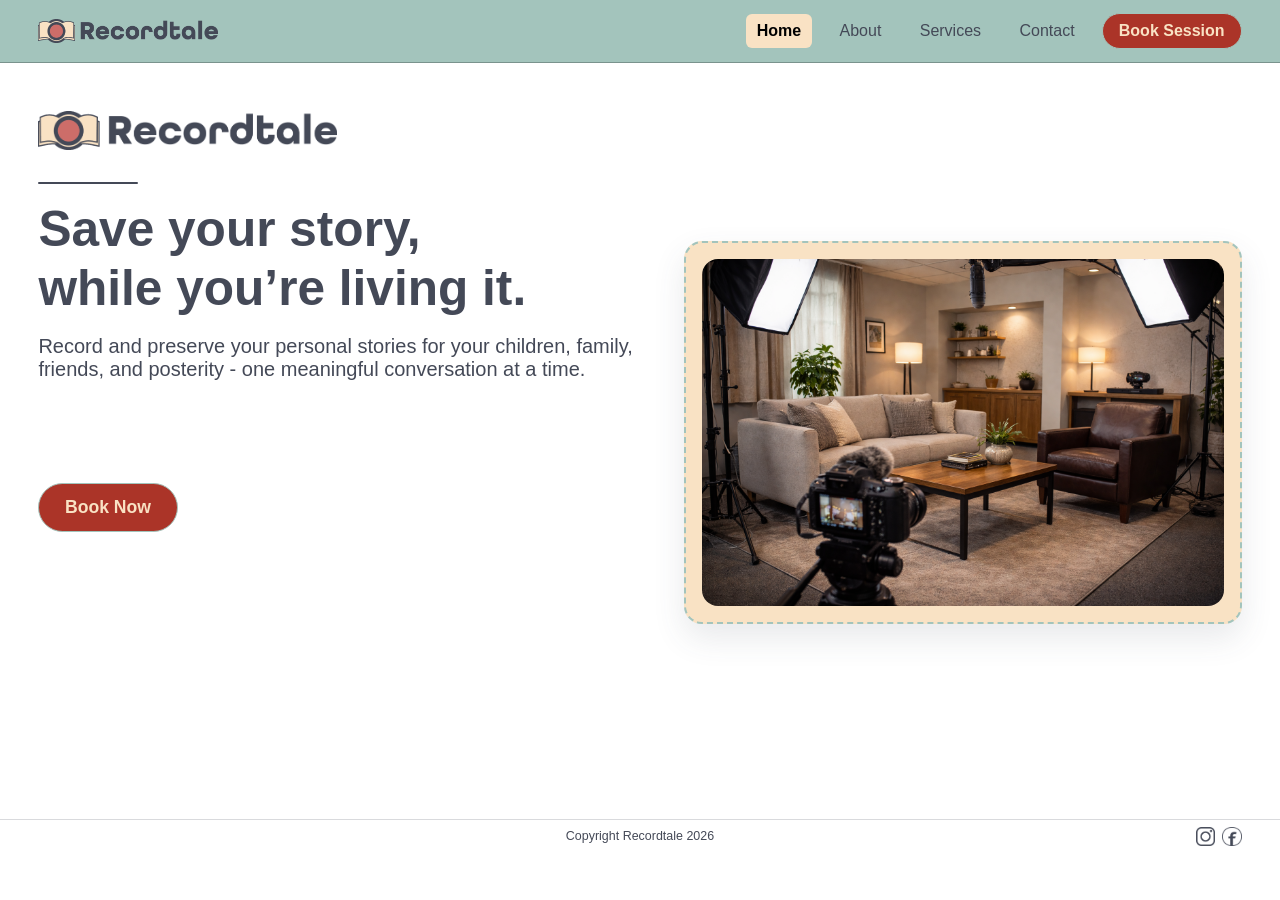
<file: index.html>
<!DOCTYPE html>
<html lang="en">
<head>
  <meta charset="UTF-8" />
  <meta name="viewport" content="width=device-width, initial-scale=1.0" />
  <title>Recordtale | Home</title>
  <link rel="stylesheet" href="styles.css" />
  <link rel="icon" type="image/svg+xml" href="assets/favicon-sq.svg" />
  <script async src="https://subscribe-forms.beehiiv.com/embed.js"></script>
</head>
<body data-page="home">
  <header id="site-header"></header>

  <main class="home-hero">
    <section class="container home-hero-grid">
      <div class="home-copy">
        <img src="assets/logo.png" alt="Recordtale Logo" class="home-copy-logo" />
        <span class="home-logo-divider" aria-hidden="true"></span>
        <h1>Save your story,<br />while you&rsquo;re living it.</h1>
        <p class="subheading">Record and preserve your personal stories for your children, family, friends, and posterity - one meaningful conversation at a time.</p>
        <div class="home-cta-row">
          <a class="home-cta" href="book-session.html">Book Now</a>
          <iframe src="https://subscribe-forms.beehiiv.com/7ff8fd4a-bce3-4984-96c5-b73f43157f0e" class="beehiiv-embed home-beehiiv-embed" data-test-id="beehiiv-embed" frameborder="0" scrolling="no" title="Subscribe to Recordtale newsletter"></iframe>
        </div>
      </div>

      <div class="home-media">
        <img src="assets/studio concept 1.png" alt="Recordtale studio concept" class="home-media-image" />
      </div>
    </section>
  </main>
  <footer id="site-footer"></footer>
    <script src="shared-layout.js"></script>
</body>
</html>
</file>
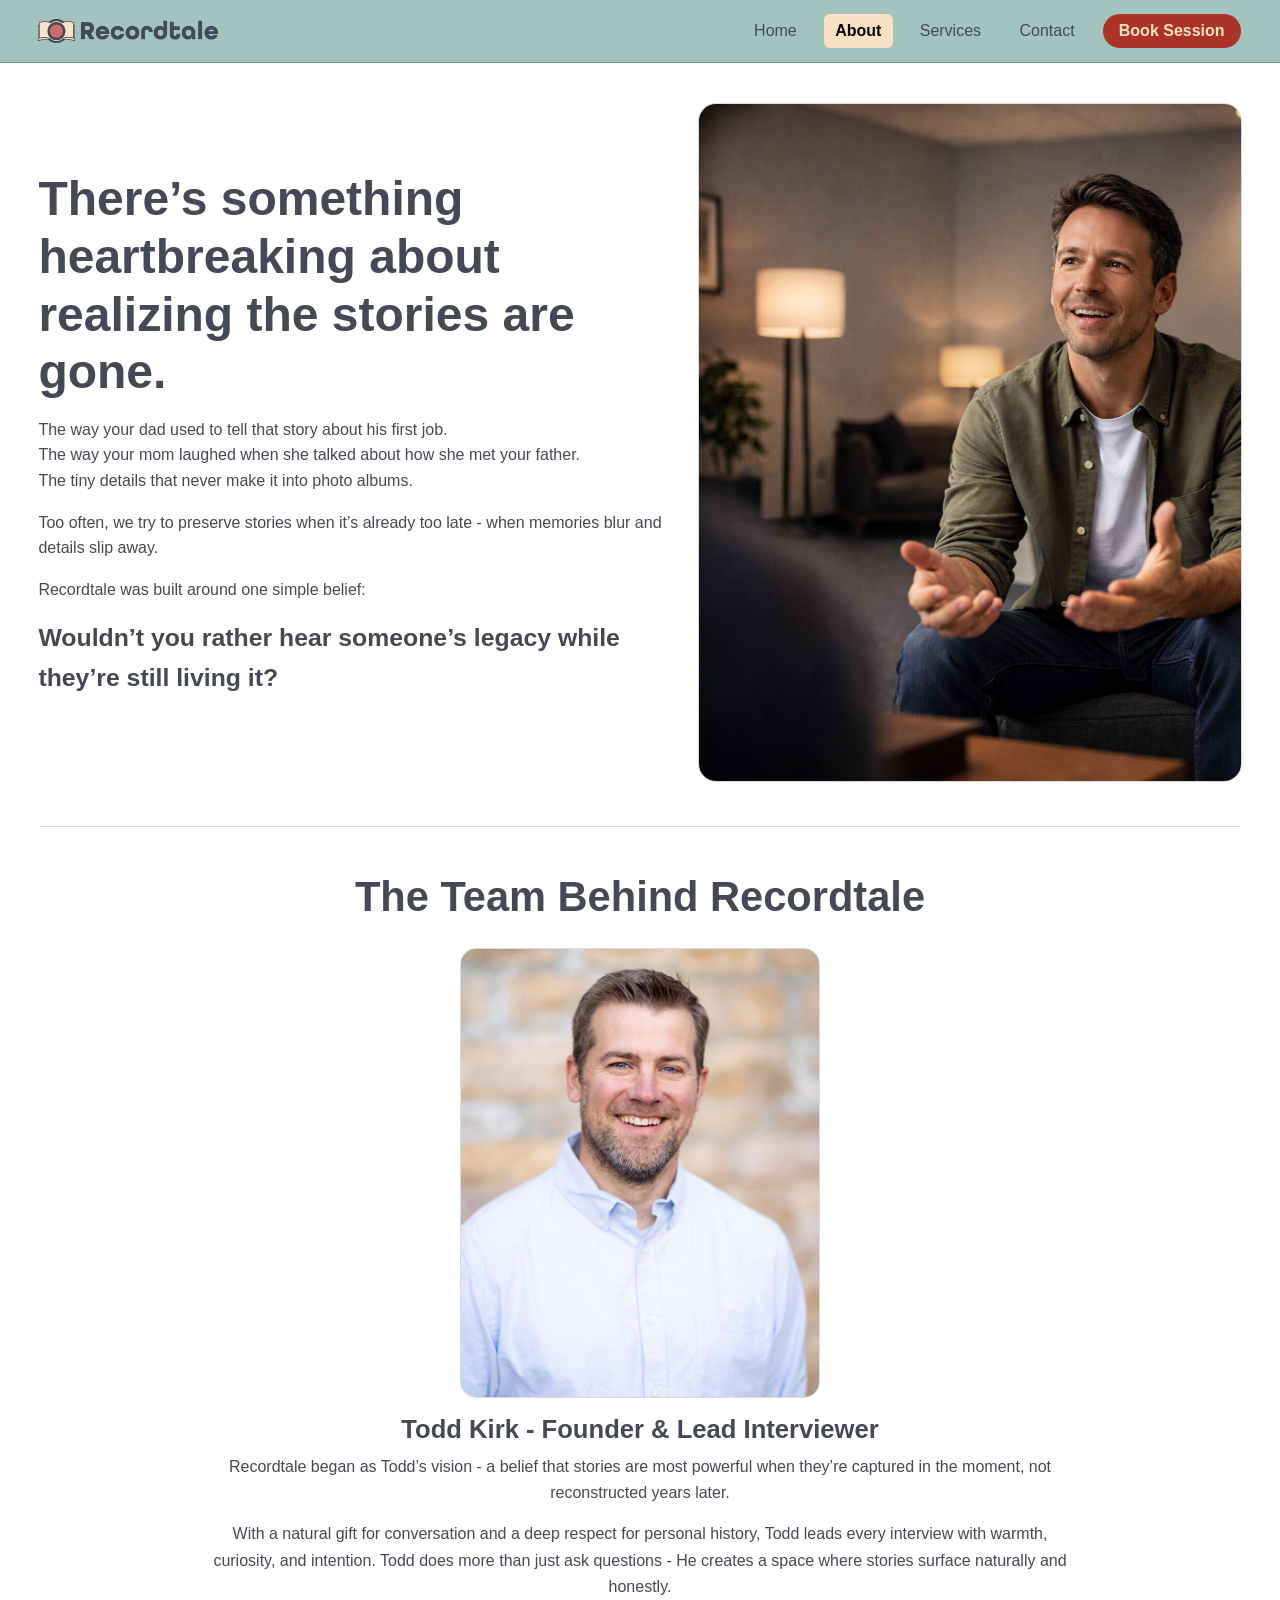
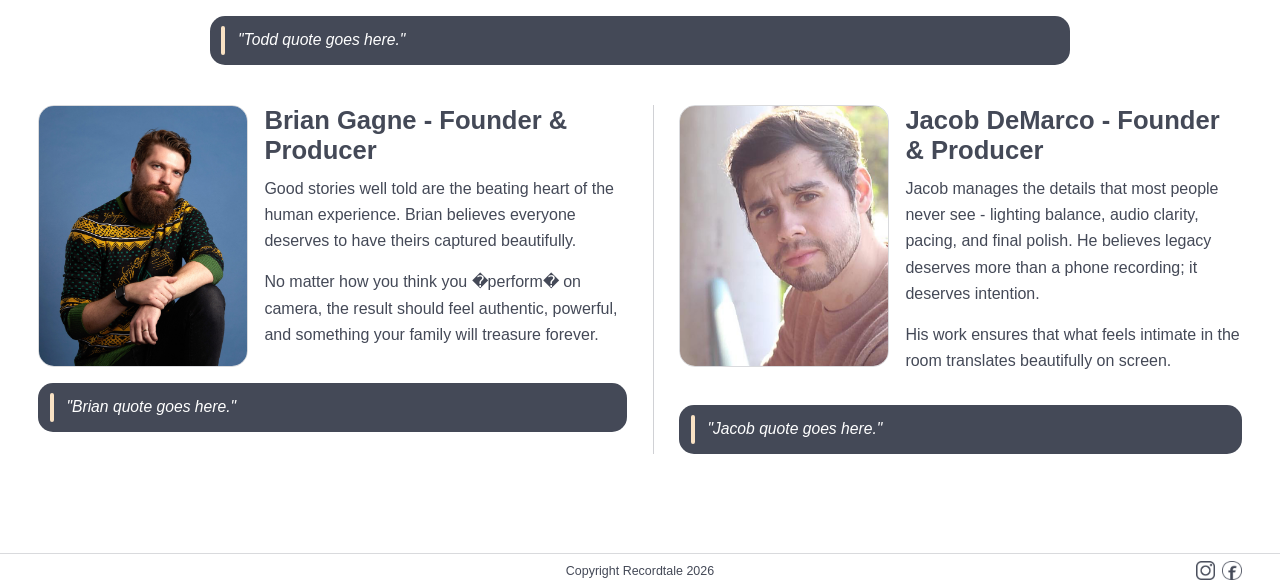
<file: about.html>
<!DOCTYPE html>
<html lang="en">
<head>
  <meta charset="UTF-8" />
  <meta name="viewport" content="width=device-width, initial-scale=1.0" />
  <title>Recordtale | About</title>
  <link rel="stylesheet" href="styles.css" />
  <link rel="icon" type="image/svg+xml" href="assets/favicon-sq.svg" />
</head>
<body data-page="about">
  <header id="site-header"></header>

  <main class="about-main">
    <section class="container about-section about-story-grid">
      <div class="about-copy">
        <h1 class="about-heading">There&rsquo;s something heartbreaking about realizing the stories are gone.</h1>
        <p>The way your dad used to tell that story about his first job.<br />The way your mom laughed when she talked about how she met your father.<br />The tiny details that never make it into photo albums.</p>
        <p>Too often, we try to preserve stories when it&rsquo;s already too late - when memories blur and details slip away.</p>
        <p>Recordtale was built around one simple belief:</p>
        <p class="about-belief">Wouldn&rsquo;t you rather hear someone&rsquo;s legacy while they&rsquo;re still living it?</p>
      </div>
      <div class="about-image-wrap">
        <img src="assets/ExampleImage1.png" alt="Recordtale story image" class="about-image" />
      </div>
    </section>

    <hr class="about-divider" />

    <section class="container about-section about-team">
      <h2 class="team-heading">The Team Behind Recordtale</h2>

      <article class="founder founder-center">
        <img src="assets/Todd.jpg" alt="Todd Kirk portrait" class="founder-image founder-image-todd-small" />
        <h3>Todd Kirk - Founder &amp; Lead Interviewer</h3>
        <p>Recordtale began as Todd&rsquo;s vision - a belief that stories are most powerful when they&rsquo;re captured in the moment, not reconstructed years later.</p>
        <p>With a natural gift for conversation and a deep respect for personal history, Todd leads every interview with warmth, curiosity, and intention. Todd does more than just ask questions - He creates a space where stories surface naturally and honestly.</p>
        <blockquote class="founder-quote">"Todd quote goes here."</blockquote>
      </article>

      <div class="founder-duo">
        <article class="founder founder-duo-item">
          <div class="founder-duo-top">
            <img src="assets/Brian.jpg" alt="Brian portrait" class="founder-image founder-duo-image" />
            <div class="founder-copy">
              <h3>Brian Gagne - Founder &amp; Producer</h3>
              <p>Good stories well told are the beating heart of the human experience. Brian believes everyone deserves to have theirs captured beautifully.</p>
              <p>No matter how you think you �perform� on camera, the result should feel authentic, powerful, and something your family will treasure forever.</p>
            </div>
          </div>
          <blockquote class="founder-quote">"Brian quote goes here."</blockquote>
        </article>

        <article class="founder founder-duo-item">
          <div class="founder-duo-top">
            <img src="assets/Jacob.jpg" alt="Jacob portrait" class="founder-image founder-duo-image" />
            <div class="founder-copy">
              <h3>Jacob DeMarco - Founder &amp; Producer</h3>
              <p>Jacob manages the details that most people never see - lighting balance, audio clarity, pacing, and final polish. He believes legacy deserves more than a phone recording; it deserves intention.</p>
              <p>His work ensures that what feels intimate in the room translates beautifully on screen.</p>
            </div>
          </div>
          <blockquote class="founder-quote">"Jacob quote goes here."</blockquote>
        </article>
      </div>
    </section>
  </main>
  <footer id="site-footer"></footer>
    <script src="shared-layout.js"></script>
</body>
</html>
</file>
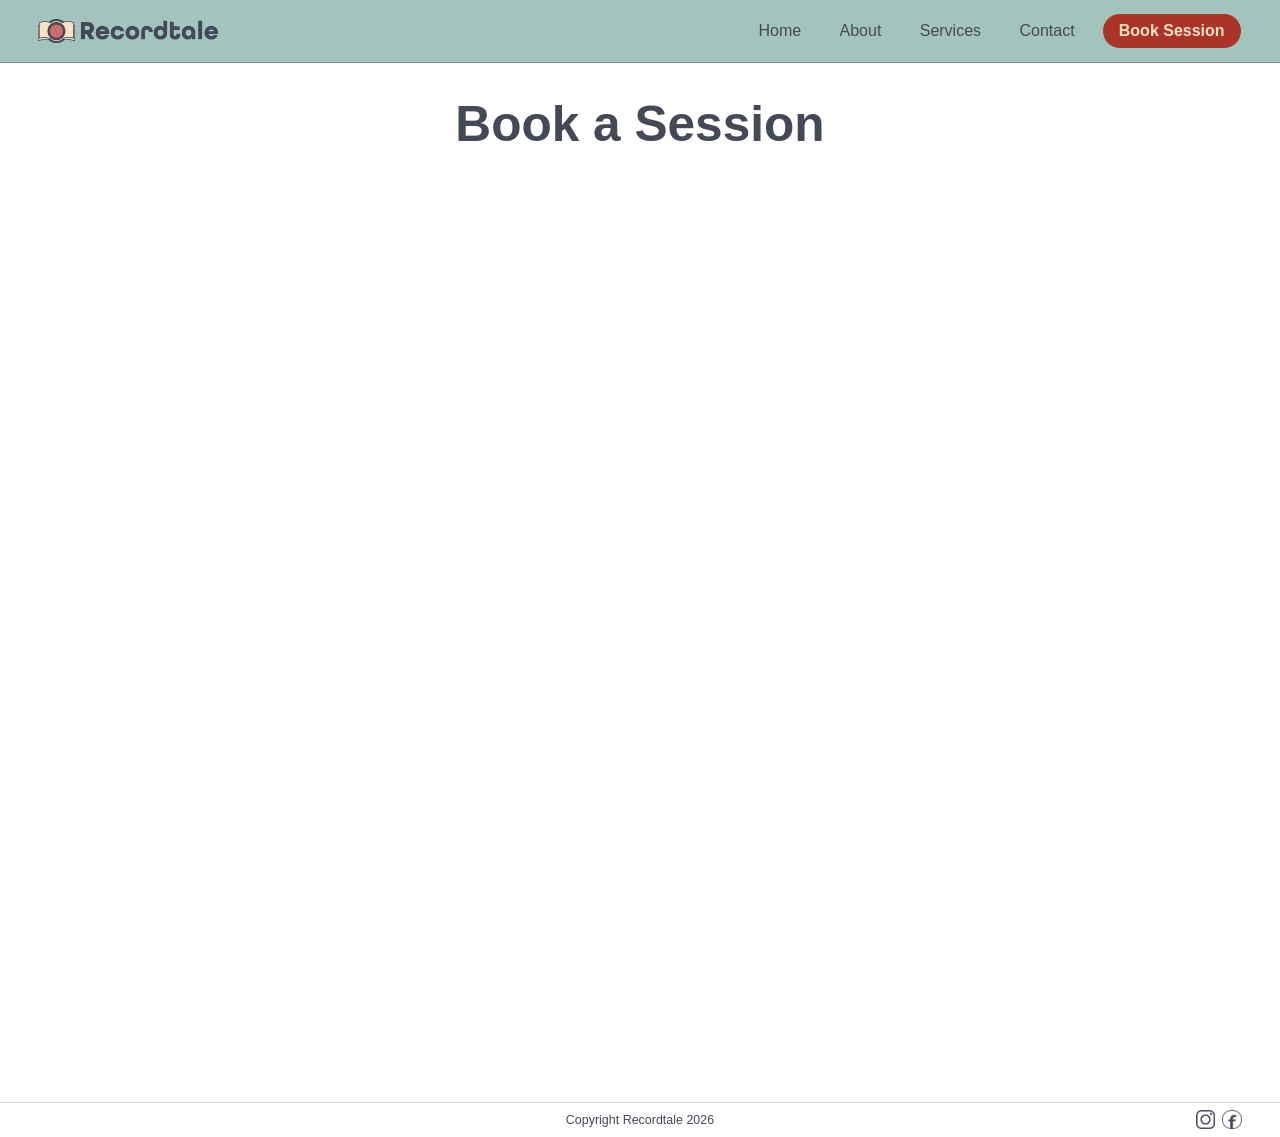
<file: book-session.html>
<!DOCTYPE html>
<html lang="en">
<head>
  <meta charset="UTF-8" />
  <meta name="viewport" content="width=device-width, initial-scale=1.0" />
  <title>Recordtale | Book Session</title>
  <link rel="stylesheet" href="styles.css" />
  <link rel="icon" type="image/svg+xml" href="assets/favicon-sq.svg" />
</head>
<body data-page="book-session">
  <header id="site-header"></header>

  <main class="hero">
    <section class="container content">
      <h1>Book a Session</h1>
      <div class="calendly-inline-widget solo-calendly" data-url="https://calendly.com/tkirktx/30min?fbclid=IwY2xjawQRoIlleHRuA2FlbQIxMABicmlkETFrSFd0Z3g4a2hFMXZmS3Roc3J0YwZhcHBfaWQQMjIyMDM5MTc4ODIwMDg5MgABHoEjnrFeIZhpG52PCZGM5alemqgb8OS0zDPVEkYvfVMRjM1IFWKv2E5ndJnj_aem_CUBw4dRFiHHsPbE9Q8kiyg&month=2026-03"></div>
    </section>
  </main>
  <footer id="site-footer"></footer>
  <script src="https://assets.calendly.com/assets/external/widget.js" async></script>
    <script src="shared-layout.js"></script>
</body>
</html>
</file>
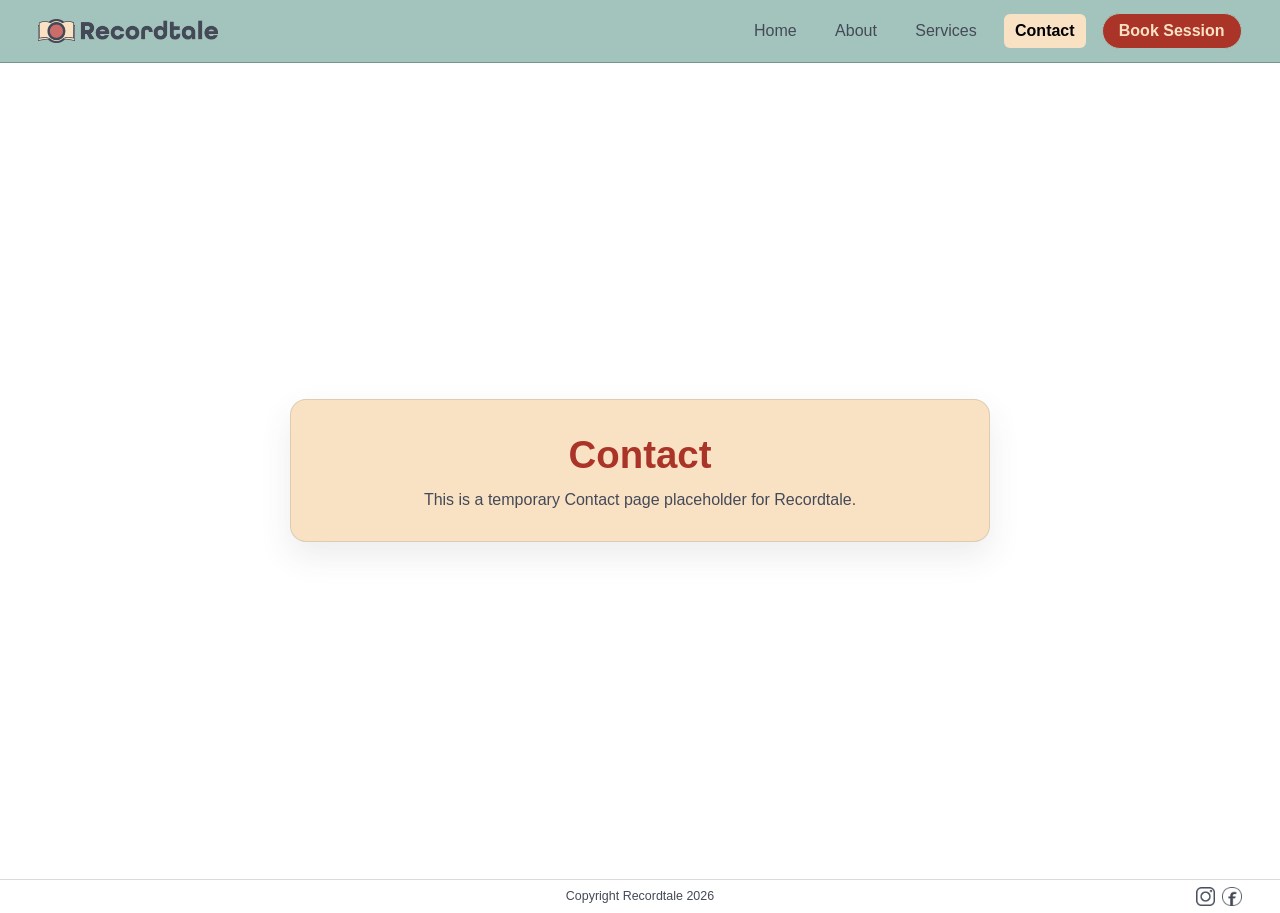
<file: contact.html>
<!DOCTYPE html>
<html lang="en">
<head>
  <meta charset="UTF-8" />
  <meta name="viewport" content="width=device-width, initial-scale=1.0" />
  <title>Recordtale | Contact</title>
  <link rel="stylesheet" href="styles.css" />
  <link rel="icon" type="image/svg+xml" href="assets/favicon-sq.svg" />
</head>
<body data-page="contact">
  <header id="site-header"></header>

  <main class="placeholder-main">
    <section class="placeholder-panel">
      <h1 class="placeholder-title">Contact</h1>
      <p class="placeholder-text">This is a temporary Contact page placeholder for Recordtale.</p>
    </section>
  </main>
  <footer id="site-footer"></footer>
    <script src="shared-layout.js"></script>
</body>
</html>
</file>
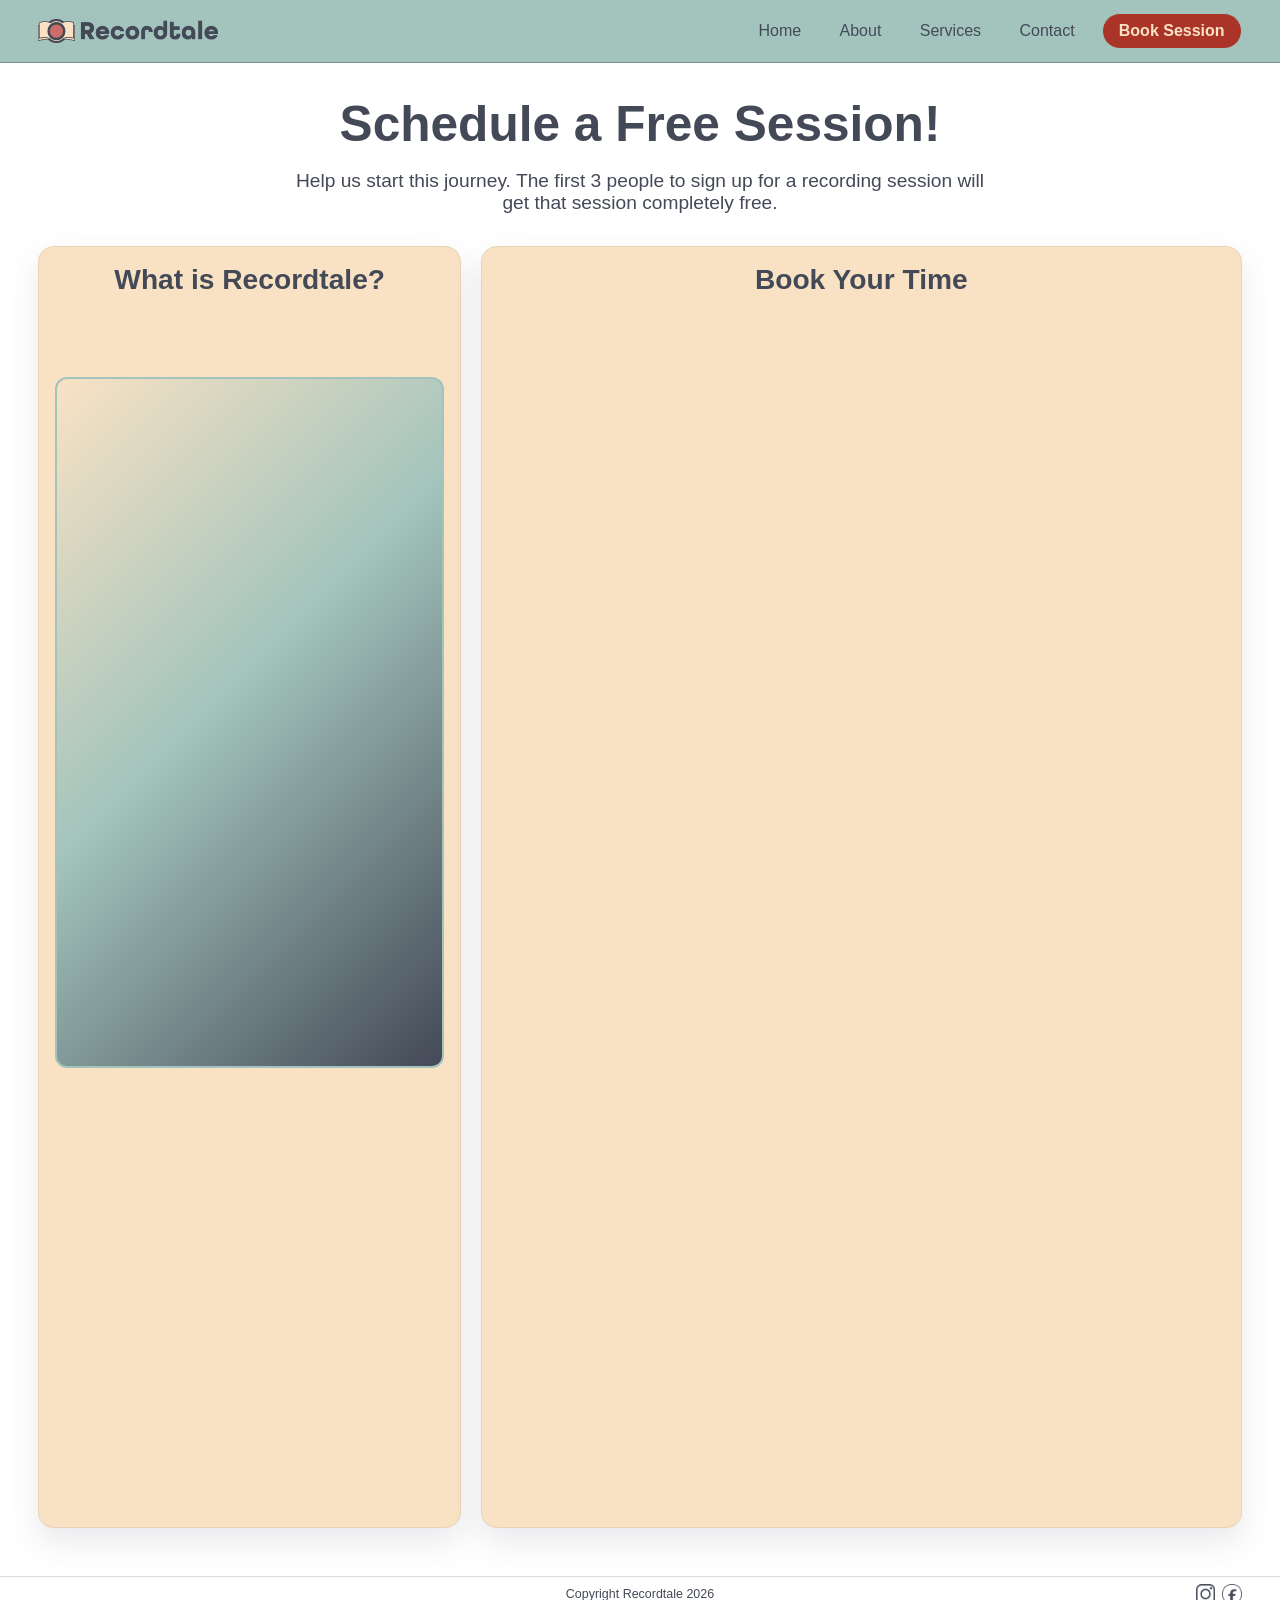
<file: founders-special.html>
﻿<!DOCTYPE html>
<html lang="en">
<head>
  <meta charset="UTF-8" />
  <meta name="viewport" content="width=device-width, initial-scale=1.0" />
  <title>Recordtale | Founder's Special</title>
  <link rel="stylesheet" href="styles.css" />
  <link rel="icon" type="image/svg+xml" href="assets/favicon-sq.svg" />
</head>
<body data-page="founders-special">
  <header id="site-header"></header>

  <main class="hero">
    <section class="container content">
      <h1>Schedule a Free Session!</h1>
      <p class="subheading">Help us start this journey. The first 3 people to sign up for a recording session will get that session completely free.</p>

      <div class="media-grid">
        <article class="card video-card">
          <h2>What is Recordtale?</h2>
          <div class="video-frame">
            <iframe
              src="https://www.facebook.com/plugins/video.php?height=476&href=https%3A%2F%2Fwww.facebook.com%2Freel%2F1601043597897830%2F&show_text=false&width=267&t=0"
              width="267"
              height="476"
              style="border:none;overflow:hidden"
              scrolling="no"
              frameborder="0"
              allowfullscreen="true"
              allow="autoplay; clipboard-write; encrypted-media; picture-in-picture; web-share">
            </iframe>
          </div>
        </article>

        <article class="card calendly-card">
          <h2>Book Your Time</h2>
          <div class="calendly-inline-widget" data-url="https://calendly.com/tkirktx/30min?fbclid=IwY2xjawQRoIlleHRuA2FlbQIxMABicmlkETFrSFd0Z3g4a2hFMXZmS3Roc3J0YwZhcHBfaWQQMjIyMDM5MTc4ODIwMDg5MgABHoEjnrFeIZhpG52PCZGM5alemqgb8OS0zDPVEkYvfVMRjM1IFWKv2E5ndJnj_aem_CUBw4dRFiHHsPbE9Q8kiyg&month=2026-03" style="min-width:320px;height:1200px;"></div>
        </article>
      </div>
    </section>
  </main>
  <footer id="site-footer"></footer>
  <script src="https://assets.calendly.com/assets/external/widget.js" async></script>
    <script src="shared-layout.js"></script>
</body>
</html>
</file>
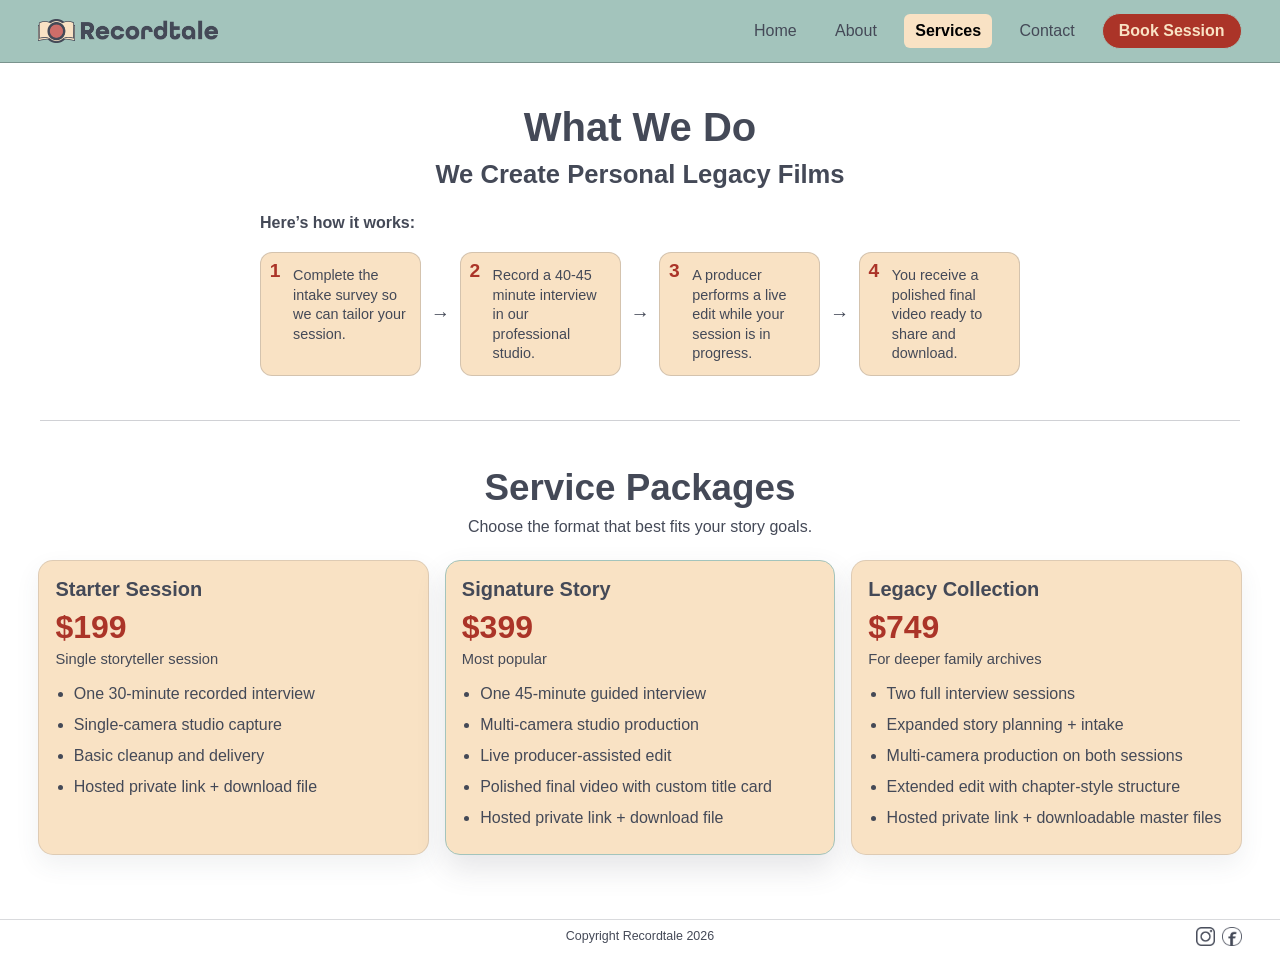
<file: services.html>
<!DOCTYPE html>
<html lang="en">
<head>
  <meta charset="UTF-8" />
  <meta name="viewport" content="width=device-width, initial-scale=1.0" />
  <title>Recordtale | Services</title>
  <link rel="stylesheet" href="styles.css" />
  <link rel="icon" type="image/svg+xml" href="assets/favicon-sq.svg" />
</head>
<body data-page="services">
  <header id="site-header"></header>

  <main class="about-main">
    <section class="container about-section about-process">
      <h2>What We Do</h2>
      <h3>We Create Personal Legacy Films</h3>
      <div class="about-process-copy">
        <p class="services-lead">Here&rsquo;s how it works:</p>
        <div class="services-flow" aria-label="How it works">
          <article class="flow-step">
            <span class="step-number">1</span>
            <p>Complete the intake survey so we can tailor your session.</p>
          </article>
          <span class="flow-arrow" aria-hidden="true">&rarr;</span>
          <article class="flow-step">
            <span class="step-number">2</span>
            <p>Record a 40-45 minute interview in our professional studio.</p>
          </article>
          <span class="flow-arrow" aria-hidden="true">&rarr;</span>
          <article class="flow-step">
            <span class="step-number">3</span>
            <p>A producer performs a live edit while your session is in progress.</p>
          </article>
          <span class="flow-arrow" aria-hidden="true">&rarr;</span>
          <article class="flow-step">
            <span class="step-number">4</span>
            <p>You receive a polished final video ready to share and download.</p>
          </article>
        </div>
      </div>
    </section>

    <hr class="about-divider" />

    <section class="container about-section services-pricing">
      <h2>Service Packages</h2>
      <p class="services-pricing-subheading">Choose the format that best fits your story goals.</p>

      <div class="pricing-grid">
        <article class="pricing-card">
          <h3>Starter Session</h3>
          <p class="pricing-price">$199</p>
          <p class="pricing-note">Single storyteller session</p>
          <ul>
            <li>One 30-minute recorded interview</li>
            <li>Single-camera studio capture</li>
            <li>Basic cleanup and delivery</li>
            <li>Hosted private link + download file</li>
          </ul>
        </article>

        <article class="pricing-card pricing-card-featured">
          <h3>Signature Story</h3>
          <p class="pricing-price">$399</p>
          <p class="pricing-note">Most popular</p>
          <ul>
            <li>One 45-minute guided interview</li>
            <li>Multi-camera studio production</li>
            <li>Live producer-assisted edit</li>
            <li>Polished final video with custom title card</li>
            <li>Hosted private link + download file</li>
          </ul>
        </article>

        <article class="pricing-card">
          <h3>Legacy Collection</h3>
          <p class="pricing-price">$749</p>
          <p class="pricing-note">For deeper family archives</p>
          <ul>
            <li>Two full interview sessions</li>
            <li>Expanded story planning + intake</li>
            <li>Multi-camera production on both sessions</li>
            <li>Extended edit with chapter-style structure</li>
            <li>Hosted private link + downloadable master files</li>
          </ul>
        </article>
      </div>
    </section>
  </main>
  <footer id="site-footer"></footer>
    <script src="shared-layout.js"></script>
</body>
</html>
</file>
<file: styles.css>
﻿:root {
  --ash-grey: #a3c4bc;
  --black: #000000;
  --charcoal-blue: #444957;
  --brick-red: #ab3428;
  --champagne-mist: #f9e2c4;
  --font-body: 'Segoe UI', Arial, sans-serif;
  --font-heading: 'All Round Gothic', 'Segoe UI', Arial, sans-serif;

  --gradient-brand: linear-gradient(135deg, #f9e2c4 0%, #a3c4bc 45%, #444957 100%);
}

* {
  box-sizing: border-box;
}

html,
body {
  margin: 0;
  padding: 0;
}

body {
  color: var(--charcoal-blue);
  background: #ffffff;

  /* TODO: Replace body font when final brand typography is ready */
  font-family: var(--font-body);
}

img {
  display: block;
  max-width: 100%;
}

.container {
  width: min(1400px, 94vw);
  margin-inline: auto;
}

.site-header {
  position: sticky;
  top: 0;
  z-index: 50;
  background: var(--ash-grey);
  backdrop-filter: blur(4px);
  border-bottom: 1px solid rgba(0, 0, 0, 0.25);
}

.nav-wrap {
  display: flex;
  align-items: center;
  justify-content: space-between;
  gap: 1rem;
  padding: 0.8rem 0;
}

.logo img {
  width: 180px;
  height: auto;
}

.desktop-nav {
  display: flex;
  align-items: center;
  gap: 1rem;
}

.desktop-nav a,
.mobile-nav a {
  text-decoration: none;
  color: var(--charcoal-blue);
  padding: 0.5rem 0.7rem;
  border-radius: 6px;
  transition: background-color 160ms ease, color 160ms ease;
}

.desktop-nav a:hover,
.mobile-nav a:hover,
.desktop-nav a.active,
.mobile-nav a.active {
  background: var(--champagne-mist);
  color: var(--black);
}

.desktop-nav a.active,
.mobile-nav a.active {
  font-weight: 700;
}

.menu-toggle {
  display: none;
  border: 1px solid rgba(68, 73, 87, 0.3);
  background: transparent;
  border-radius: 8px;
  width: 42px;
  height: 42px;
  padding: 8px;
  cursor: pointer;
}

.menu-toggle span {
  display: block;
  height: 3px;
  width: 100%;
  border-radius: 4px;
  background: var(--champagne-mist);
  margin: 4px 0;
}

.mobile-nav {
  display: none;
  flex-direction: column;
  gap: 0.35rem;
  padding: 0 4vw 0.9rem;
}

.mobile-nav.open {
  display: flex;
}

.hero {
  padding: 2rem 0 3rem;
}

.content {
  text-align: center;
}

h1,
h2,
h3,
.placeholder-title {
  margin: 0;
  line-height: 1.2;

  font-family: var(--font-heading);
}

h1 {
  color: var(--charcoal-blue);
  font-size: clamp(2rem, 4.5vw, 3.1rem);
}

.subheading {
  margin: 1rem auto 2rem;
  max-width: 700px;
  font-size: clamp(1rem, 2vw, 1.2rem);
}

.media-grid {
  display: grid;
  grid-template-columns: 2.5fr 4.5fr;
  gap: 1.25rem;
  text-align: left;
}

.card {
  border-radius: 16px;
  padding: 1rem;
  background: var(--champagne-mist);
  box-shadow: 0 14px 32px rgba(68, 73, 87, 0.12);
  border: 1px solid rgba(68, 73, 87, 0.09);
}

.card h2 {
  margin-bottom: 0.9rem;
  color: var(--charcoal-blue);
  font-size: 1.2rem;
  text-align: center;
}

.video-frame {
  margin-inline: auto;
  width: min(100%, 420px);
  aspect-ratio: 9 / 16;
  border-radius: 12px;
  overflow: hidden;
  border: 2px solid var(--ash-grey);
  background: var(--gradient-brand);
}

.video-frame iframe {
  width: 100%;
  height: 100%;
  border: 0;
}

[data-page="founders-special"] .video-frame {
  margin-top: 80px;
}

[data-page="founders-special"] .video-card h2,
[data-page="founders-special"] .calendly-card h2 {
  font-size: clamp(1.5rem, 2.2vw, 2rem);
}

.calendly-card .calendly-inline-widget {
  width: 100%;
  min-width: 0;
  height: 700px;
}

.placeholder-main {
  padding: 4rem 0;
  min-height: calc(100dvh - 84px);
  display: grid;
  place-items: center;
}

.placeholder-panel {
  width: min(700px, 92vw);
  text-align: center;
  padding: 2rem;
  border-radius: 16px;
  background: var(--champagne-mist);
  border: 1px solid rgba(68, 73, 87, 0.15);
  box-shadow: 0 14px 32px rgba(68, 73, 87, 0.1);
}

.placeholder-title {
  color: var(--brick-red);
  font-size: clamp(1.8rem, 4vw, 2.4rem);
  margin-bottom: 0.8rem;
}

.placeholder-text {
  margin: 0;
  font-size: 1rem;
}

@media (max-width: 900px) {
  .media-grid {
    grid-template-columns: 1fr;
  }

  .video-frame {
    width: min(100%, 360px);
  }
}

@media (max-width: 760px) {
  .desktop-nav {
    display: none;
  }

  .menu-toggle {
    display: inline-block;
  }

  .hero {
    padding-top: 1.4rem;
  }

  .subheading {
    margin-bottom: 1.5rem;
  }

  .card {
    padding: 0.85rem;
  }

  .calendly-card .calendly-inline-widget {
    height: 620px;
  }
}







.home-hero {
  padding: 3rem 0 4rem;
}

.home-hero-grid {
  display: grid;
  grid-template-columns: 1.1fr 1fr;
  gap: 2rem;
  align-items: center;
}

.home-copy {
  text-align: left;
}

.home-copy-logo {
  width: clamp(196px, 25.3vw, 299px);
  height: auto;
  margin-bottom: 0.8rem;
}

.home-logo-divider {
  display: block;
  width: 100px;
  height: 2px;
  border-radius: 999px;
  background: var(--charcoal-blue);
  margin-top: 2rem;
  margin-bottom: 1rem;
}

.home-copy .subheading {
  margin: 1rem 0 0;
  max-width: 780px;
  font-size: clamp(1rem, 1.8vw, 1.25rem);
}

.home-cta {
  display: inline-block;
  margin-top: 1.4rem;
  padding: 0.9rem 1.6rem;
  border-radius: 999px;
  background: var(--brick-red);
  color: var(--champagne-mist);
  border: 1px solid var(--ash-grey);
  text-decoration: none;

  font-family: var(--font-body);
  font-weight: 700;
  font-size: 1.1rem;
  line-height: 1;
}

.home-cta-row {
  margin-top: 1.4rem;
  display: flex;
  align-items: flex-start;
  gap: 1rem;
  flex-wrap: wrap;
}

.home-cta-row .home-cta {
  margin-top: 5rem;
}

.home-beehiiv-embed {
  width: 560px;
  max-width: 100%;
  min-height: 207px;
  margin: 0;
  border: 0;
  border-radius: 0;
  background-color: transparent;
  box-shadow: 0 0 #0000;
}

.home-cta:hover {
  filter: brightness(0.95);
}

.home-media {
  aspect-ratio: 16 / 10;
  border-radius: 18px;
  border: 2px dashed var(--ash-grey);
  background: var(--champagne-mist);
  display: grid;
  place-items: center;
  box-shadow: 0 14px 32px rgba(68, 73, 87, 0.12);
  color: var(--charcoal-blue);
  text-align: center;
  padding: 1rem;

  /* TODO: Replace body font when final brand typography is ready */
  font-family: var(--font-body);
  font-weight: 700;
}

.home-media-image {
  width: 100%;
  height: 100%;
  object-fit: cover;
  border-radius: 16px;
}

@media (max-width: 900px) {
  .home-hero-grid {
    grid-template-columns: 1fr;
    gap: 1.5rem;
  }

  .home-copy {
    text-align: center;
  }

  .home-copy .subheading {
    margin-inline: auto;
  }

  .home-cta-row {
    justify-content: center;
  }
}

.desktop-nav a.nav-cta {
  margin-left: auto;
  background: var(--brick-red);
  color: var(--champagne-mist);
  border: 1px solid var(--ash-grey);
  border-radius: 999px;
  padding: 0.5rem 1rem;
  font-family: var(--font-body);
  font-weight: 700;
}

.desktop-nav a.nav-cta:hover,
.desktop-nav a.nav-cta.active {
  background: var(--brick-red);
  color: var(--champagne-mist);
  border: 1px solid var(--ash-grey);
}

.desktop-nav a.nav-cta:hover {
  filter: brightness(0.95);
}

.mobile-nav a.nav-cta {
  background: var(--brick-red);
  color: var(--champagne-mist);
  border: 1px solid var(--ash-grey);
  font-family: var(--font-body);
  font-weight: 700;
}

.mobile-nav a.nav-cta:hover,
.mobile-nav a.nav-cta.active {
  background: var(--brick-red);
  color: var(--champagne-mist);
  border: 1px solid var(--ash-grey);
}

.mobile-nav a.nav-cta:hover {
  filter: brightness(0.95);
}

.solo-calendly {
  width: min(100%, 1100px);
  min-width: 320px;
  height: 900px;
  margin: 0 auto;
}

@media (max-width: 760px) {
  .solo-calendly {
    height: 620px;
  }
}

.about-main {
  padding: 2.5rem 0 4rem;
}

.about-section {
  margin: 0 auto;
}

.about-story-grid {
  display: grid;
  grid-template-columns: 1.15fr 1fr;
  gap: 2.2rem;
  align-items: center;
}

.about-heading {
  margin-bottom: 1rem;
  font-size: clamp(2rem, 4vw, 3rem);
}

.about-copy p {
  margin: 0 0 1rem;
  line-height: 1.6;
}

.about-belief {
  font-size: clamp(1.2rem, 2.3vw, 1.55rem);
  font-weight: 700;
}

.about-image-wrap {
  display: grid;
  place-items: center;
}

.about-image {
  width: 100%;
  max-width: 560px;
  aspect-ratio: 4 / 5;
  object-fit: cover;
  border-radius: 18px;
  border: 1px solid rgba(68, 73, 87, 0.2);
}

.about-divider {
  width: min(1200px, 94vw);
  border: 0;
  border-top: 1px solid rgba(68, 73, 87, 0.25);
  margin: 2.8rem auto;
}

.about-process {
  text-align: center;
}

.about-process h2 {
  font-size: clamp(1.8rem, 3.2vw, 2.5rem);
  margin-bottom: 0.5rem;
}

.about-process h3 {
  margin: 0 0 1.3rem;
  font-size: clamp(1.2rem, 2vw, 1.6rem);
}

.about-process-copy {
  width: min(760px, 92vw);
  margin: 0 auto;
  text-align: left;
}

.about-process-copy p {
  margin: 0 0 1rem;
  line-height: 1.65;
}

.services-lead {
  font-weight: 700;
  margin-bottom: 0.7rem;
}

.services-flow {
  display: grid;
  grid-template-columns: 1fr auto 1fr auto 1fr auto 1fr;
  align-items: stretch;
  gap: 0.6rem;
}

.flow-step {
  position: relative;
  border-radius: 12px;
  background: var(--champagne-mist);
  border: 1px solid rgba(68, 73, 87, 0.2);
  padding: 0.8rem 0.7rem 0.7rem 2rem;
  min-height: 92px;
}

.flow-step p {
  margin: 0;
  font-size: 0.9rem;
  line-height: 1.35;
}

.step-number {
  position: absolute;
  top: 0.45rem;
  left: 0.55rem;
  font-family: var(--font-body);
  font-weight: 700;
  font-size: 1.2rem;
  color: var(--brick-red);
  line-height: 1;
}

.flow-arrow {
  display: grid;
  place-items: center;
  color: var(--charcoal-blue);
  font-size: 1.2rem;
  font-weight: 700;
}

.about-process-copy ul {
  margin: 0 0 1rem;
  padding-left: 1.25rem;
}

.about-process-copy li {
  margin-bottom: 0.6rem;
  line-height: 1.5;
}

.about-result {
  font-weight: 700;
  font-size: 1.1rem;
}

.services-pricing {
  text-align: center;
}

.services-pricing h2 {
  margin-bottom: 0.5rem;
  font-size: clamp(1.7rem, 3vw, 2.3rem);
}

.services-pricing-subheading {
  margin: 0 auto 1.5rem;
  max-width: 700px;
}

.pricing-grid {
  display: grid;
  grid-template-columns: repeat(3, minmax(0, 1fr));
  gap: 1rem;
  text-align: left;
}

.pricing-card {
  border-radius: 15px;
  padding: 1rem;
  background: var(--champagne-mist);
  border: 1px solid rgba(68, 73, 87, 0.15);
  box-shadow: 0 10px 24px rgba(68, 73, 87, 0.08);
}

.pricing-card h3 {
  margin: 0 0 0.5rem;
  font-size: 1.25rem;
}

.pricing-price {
  margin: 0;
  font-family: var(--font-body);
  font-weight: 700;
  font-size: 2rem;
  color: var(--brick-red);
}

.pricing-note {
  margin: 0.3rem 0 0.9rem;
  font-size: 0.92rem;
  color: var(--charcoal-blue);
}

.pricing-card ul {
  margin: 0;
  padding-left: 1.15rem;
}

.pricing-card li {
  margin-bottom: 0.5rem;
  line-height: 1.45;
}

.pricing-card-featured {
  border-color: var(--ash-grey);
  box-shadow: 0 14px 30px rgba(68, 73, 87, 0.14);
}

.about-team {
  text-align: center;
}

.team-heading {
  margin-bottom: 1.6rem;
  font-size: clamp(1.9rem, 3.4vw, 2.6rem);
}

.founder {
  margin-bottom: 2.2rem;
}

.founder h3 {
  margin: 1rem 0 0.6rem;
  font-size: clamp(1.25rem, 2.1vw, 1.6rem);
}

.founder p {
  margin: 0 0 0.9rem;
  line-height: 1.65;
}

.founder-quote {
  position: relative;
  margin: 1rem 0 0;
  padding: 0.75rem 1rem 0.75rem 1.75rem;
  border-radius: 15px;
  background: #444957;
  color: #ffffff;
  font-family: var(--font-body);
  font-style: italic;
  font-size: 0.98rem;
  line-height: 1.55;
}

.founder-quote::before {
  content: "";
  position: absolute;
  left: 0.7rem;
  top: 0.6rem;
  bottom: 0.6rem;
  width: 4px;
  border-radius: 999px;
  background: #f9e2c4;
}

.founder-center {
  width: min(860px, 94vw);
  margin: 0 auto 2.5rem;
}

.founder-center .founder-image {
  margin: 0 auto;
}

.founder-center .founder-quote {
  text-align: left;
}

.founder-duo {
  display: grid;
  grid-template-columns: 1fr 1fr;
  gap: 1.6rem;
  align-items: start;
}

.founder-duo-item {
  text-align: left;
}

.founder-duo-item + .founder-duo-item {
  border-left: 1px solid rgba(68, 73, 87, 0.25);
  padding-left: 1.6rem;
}

.founder-duo-top {
  display: grid;
  grid-template-columns: minmax(170px, 210px) 1fr;
  gap: 1rem;
  align-items: start;
}

.founder-duo-image {
  max-width: 210px;
}

.founder-duo .founder-copy h3 {
  margin: 0 0 0.6rem;
}

.founder-row {
  display: grid;
  grid-template-columns: minmax(220px, 340px) 1fr;
  gap: 1.8rem;
  align-items: center;
  text-align: left;
}

.founder-row.reverse {
  grid-template-columns: 1fr minmax(220px, 340px);
}

.founder-image {
  width: 100%;
  aspect-ratio: 4 / 5;
  object-fit: cover;
  border-radius: 16px;
  border: 1px solid rgba(68, 73, 87, 0.2);
}

.founder-image-todd-small {
  max-width: 360px;
  margin: 0 auto;
}

@media (max-width: 1000px) {
  .about-story-grid {
    grid-template-columns: 1fr;
  }

  .about-image {
    max-width: 500px;
  }

  .pricing-grid {
    grid-template-columns: repeat(2, minmax(0, 1fr));
  }

  .services-flow {
    grid-template-columns: 1fr 1fr;
  }

  .flow-arrow {
    display: none;
  }
}

@media (max-width: 900px) {
  .founder-duo {
    grid-template-columns: 1fr;
    gap: 1.4rem;
  }

  .founder-duo-item + .founder-duo-item {
    border-left: 0;
    border-top: 1px solid rgba(68, 73, 87, 0.25);
    padding-left: 0;
    padding-top: 1.4rem;
  }

  .founder-duo-top {
    grid-template-columns: 1fr;
    text-align: center;
  }

  .founder-duo-image {
    margin: 0 auto;
  }

  .founder-row,
  .founder-row.reverse {
    grid-template-columns: 1fr;
    text-align: center;
  }

  .founder-row .founder-image,
  .founder-row.reverse .founder-image {
    margin: 0 auto;
    max-width: 340px;
  }

  .pricing-grid {
    grid-template-columns: 1fr;
  }

  .services-flow {
    grid-template-columns: 1fr;
  }
}

.site-footer {
  border-top: 1px solid rgba(68, 73, 87, 0.2);
  padding: 0.45rem 0;
  background: #ffffff;
}

.footer-inner {
  display: grid;
  grid-template-columns: 1fr auto 1fr;
  align-items: center;
  gap: 0.5rem;
}

.footer-copy {
  margin: 0;
  text-align: center;
  font-size: 0.78rem;
  color: var(--charcoal-blue);
}

.footer-social {
  display: flex;
  justify-content: flex-end;
  align-items: center;
  gap: 0.45rem;
}

.footer-social a {
  text-decoration: none;
}

.social-icon {
  width: 1.2rem;
  height: 1.2rem;
  display: block;
  object-fit: contain;
}

@media (max-width: 760px) {
  .footer-inner {
    grid-template-columns: 1fr;
    justify-items: center;
    gap: 0.3rem;
  }

  .footer-spacer {
    display: none;
  }

  .footer-social {
    justify-content: center;
  }
}
</file>
